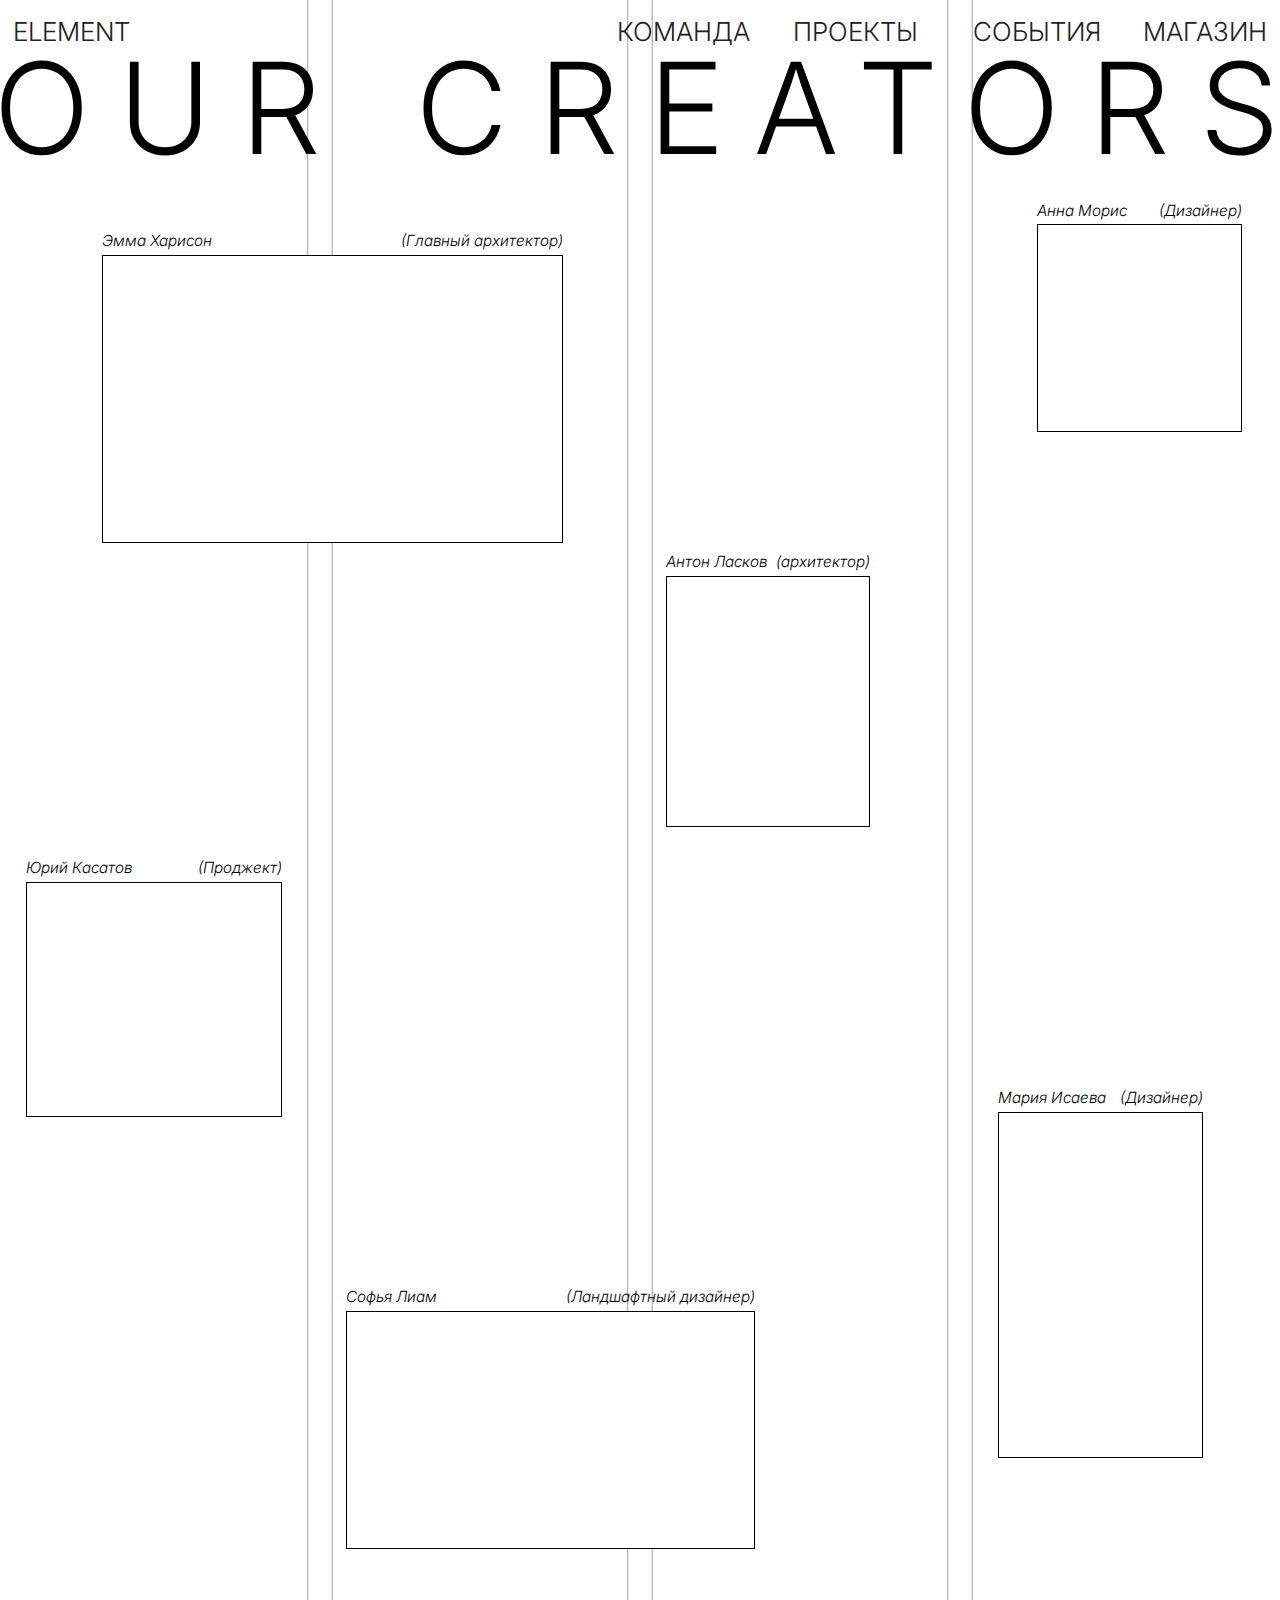
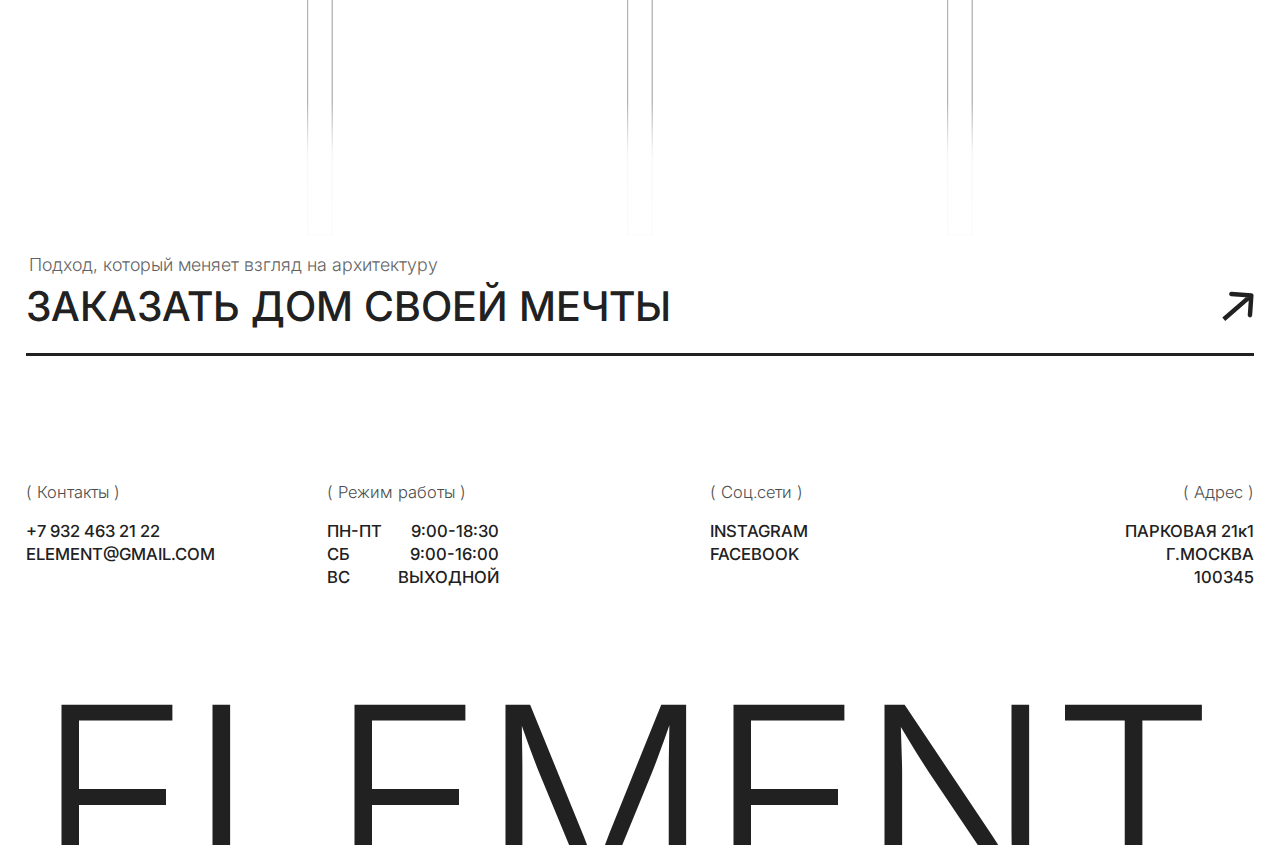
<file: creators.html>
<!DOCTYPE html>
<html lang="en">
<head>
	<meta charset="UTF-8">
	<meta name="viewport" content="width=device-width, initial-scale=1.0, maximum-scale=1.0, user-scalable=no" />
	<link rel="stylesheet" href="stylesheets/style.css" />
	<link type="image/x-icon" href="#" rel="icon">
	<title>ELEMENT – Команда</title>
	<script src="javascripts/main.js"></script>
	<script src="javascripts/creators.js"></script>
</head>
<body>
<div class="white_theme">
	<div class="background-lines">
		<div class="lines">
			<img src="images/bg_line.svg" class="divider-line pc">
		</div>
		<div class="lines">
			<img src="images/bg_line.svg" class="divider-line pc">
		</div>
		<div class="lines">
			<img src="images/bg_line.svg" class="divider-line pc">
		</div>
		<div class="lines">
			<img src="images/bg_line_mobile.svg" class="divider-line mb">
		</div>
		<div class="lines">
			<img src="images/bg_line_mobile.svg" class="divider-line mb">
		</div>
	</div>
	<div class="header-light">
		<div class="header-left">
			<a href="index.html">ELEMENT</a>
		</div>
		<div class="header-right">
			<a href="creators.html">КОМАНДА</a>
			<a href="projects.html">ПРОЕКТЫ</a>
			<a href="events.html">СОБЫТИЯ</a>
			<a href="shop.html">МАГАЗИН</a>
		</div>
		<div class="burger-menu">
			<img src="images/burger-menu-dark.svg" class="burger-icon">
			<div class="mobile-menu">
			<div class="main-menu">
			<a href="index.html"></a>
			<img src="images/burger-menu-dark.svg" class="burger-icon">
			</div>
			<div class="main-menu-cols">
			<a href="index.html">ГЛАВНАЯ</a>
			<img src="images/arrow.svg" class="arrow-menu">
			</div>
			<hr class="mobile_hr"> 
			<a href="creators.html">КОМАНДА</a>
			<hr class="mobile_hr">
			<a href="projects.html">ПРОЕКТЫ</a>
			<hr class="mobile_hr">
			<a href="events.html">СОБЫТИЯ</a>
			<hr class="mobile_hr">
			<a href="shop.html">МАГАЗИН</a>
			</div>
		</div>
	</div>
	<div class="page_title">
		<h2 class="creators_title" data-text="OUR CREATORS">OUR CREATORS</h2>
	</div>
<div class="creators-container">
    <div class="photo-wrapper">
        <div class="photo-title">Эмма Харисон <span>(Главный архитектор)</span></div>
        <div class="block photo_1"><img src="images/photo_1.png"></div>
    </div>
    <div class="photo-wrapper">
        <div class="photo-title">Антон Ласков <span>(архитектор)</span></div>
        <div class="block photo_2"><img src="images/photo_3.png"></div>
    </div>
	    <div class="photo-wrapper">
        <div class="photo-title">Анна Морис <span>(Дизайнер)</span></div>
        <div class="block photo_3"><img src="images/photo_2.png"></div>
    </div>
    <div class="photo-wrapper">
        <div class="photo-title">Юрий Касатов <span>(Проджект)</span></div>
        <div class="block photo_4"><img src="images/photo_4.png"></div>
    </div>
    <div class="photo-wrapper">
        <div class="photo-title">Софья Лиам <span style="white-space: nowrap;">(Ландшафтный дизайнер)</span></div>
        <div class="block photo_5"><img src="images/photo_5.png"></div>
    </div>
    <div class="photo-wrapper">
        <div class="photo-title">Мария Исаева <span>(Дизайнер)</span></div>
        <div class="block photo_6"><img src="images/photo_6.png"></div>
    </div>
</div>
<footer class="footer_light">
	<div class="footer-form">
		<div class="footer-form-text">
			<p>Подход, который меняет взгляд на архитектуру</p>
			<h3>ЗАКАЗАТЬ ДОМ СВОЕЙ МЕЧТЫ</h3>
		</div>
		<div class="footer-form-image">
    		<img src="images/arrow.svg" alt="Заказать" id="popupTrigger">
  		</div>
				<div class="popup-overlay" id="popupOverlay">
        	<div class="popup-content">
				<h2 class="popup-title"><span class="pc"> / </span> ЗАКАЗАТЬ ДОМ СВОЕЙ МЕЧТЫ</h2>
				<div class="contact-info">
					<p>КОНТАКТНАЯ ИНФОРМАЦИЯ</p>
				</div>
				<div id="orderForm" class="order-form">
					<input class="input-field" placeholder="Имя*">
					<input class="input-field" placeholder="Фамилия*">
				</div>
				<div id="orderForm" class="order-form">
					<input class="input-field" placeholder="Телефон*">
					<input class="input-field" placeholder="Email*">
				</div>
				<div class="contact-info">
					<p>ДЕТАЛИ ПРОЕКТА</p>
				</div>
				<div id="orderForm" class="order-form">
					<input class="input-field" placeholder="Город">
					<input class="input-field" placeholder="Назначение объекта">
				</div>
				<div id="orderForm" class="order-form">
					<input class="input-field" placeholder="Бюджет">
					<input class="input-field" placeholder="Сроки реализации">
				</div>
				<a class="submit-btn">ОТПРАВИТЬ</a>
        	</div>
    	</div>
	</div>
	<hr class="custom-hr_light">
	<div class="footer_columns">
		<div class="contacts">
			<h4>( Контакты )</h4>
			<p>+7 932 463 21 22 <br> ELEMENT@GMAIL.COM</p>
		</div>
		<div class="mode">
			<h4>( Режим работы )</h4>
			<div class="time-row">
				<p>ПН-ПТ</p>
        		<p>9:00-18:30</p>
			</div>
			<div class="time-row">
				<p>СБ</p>
        		<p>9:00-16:00</p>
			</div>
			<div class="time-row">
				<p>ВС</p>
        		<p>ВЫХОДНОЙ</p>
			</div>
		</div>
		<div class="socials">
			<h4>( Соц.сети )</h4>
			<p>INSTAGRAM <br> FACEBOOK</p>
		</div>
		<div class="address">
			<h4>( Адрес )</h4>
			<p>ПАРКОВАЯ 21к1 <br> Г.МОСКВА <br> 100345</p>
		</div>
	</div>
	<div class="footer-container">
		<div class="footer-word">
			<p>ELEMENT</p>
		</div>
	</div>
</footer>
</div>
</body>
</html>
</file>
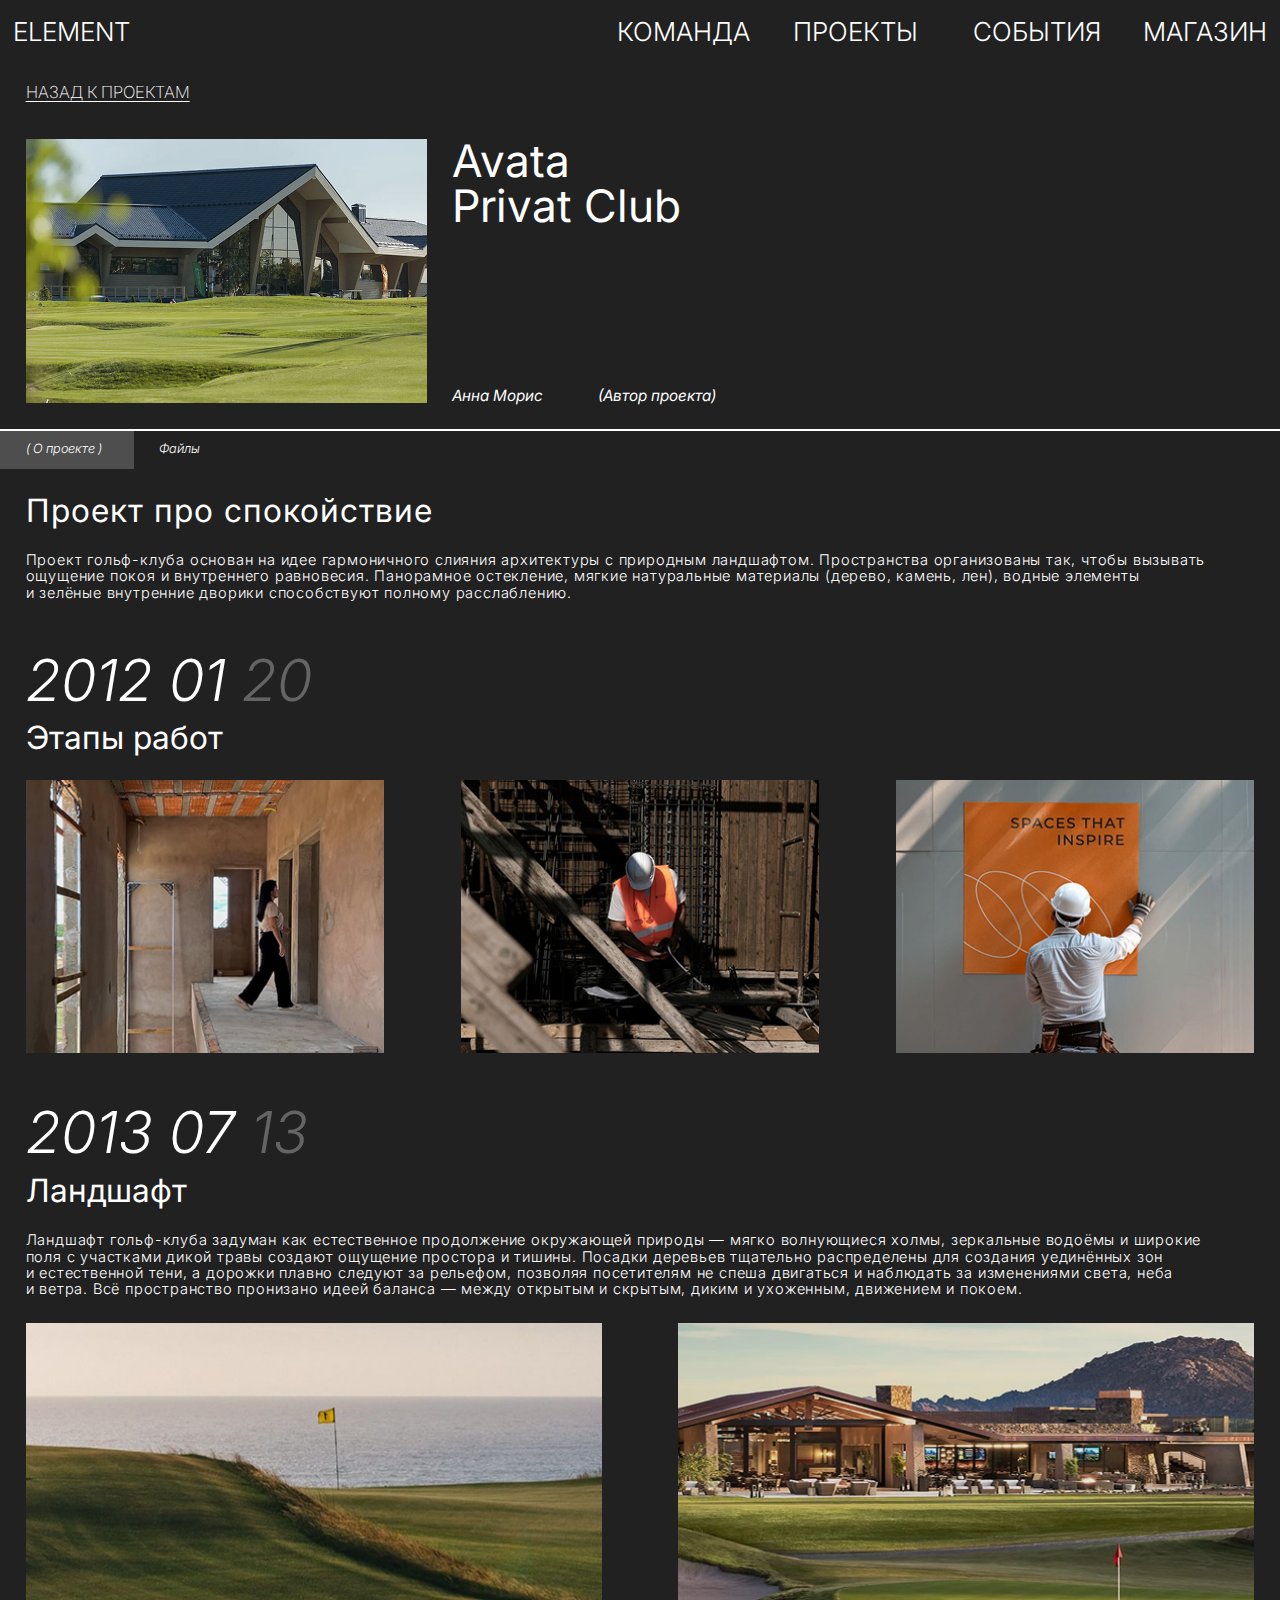
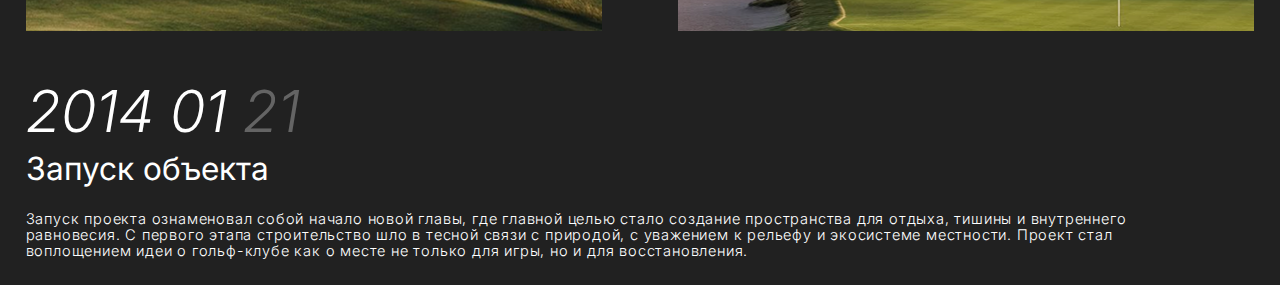
<file: project_avata.html>
<!DOCTYPE html>
<html lang="en">
<head>
	<meta charset="UTF-8">
	<meta name="viewport" content="width=device-width, initial-scale=1.0, maximum-scale=1.0, user-scalable=no" />
	<link rel="stylesheet" href="stylesheets/style.css" />
	<link type="image/x-icon" href="#" rel="icon">
	<title>ELEMENT – Avata Privat Club</title>
	<script src="javascripts/project_avata.js"></script>
    <script src="javascripts/main.js"></script>
</head>
<body>
	<div class="header-dark">
		<div class="header-left">
			<a href="index.html">ELEMENT</a>
		</div>
			<div class="header-right">
				<a href="creators.html">КОМАНДА</a>
				<a href="projects.html">ПРОЕКТЫ</a>
				<a href="events.html">СОБЫТИЯ</a>
				<a href="shop.html">МАГАЗИН</a>
			</div>
			<div class="burger-menu">
				<img src="images/burger-menu.svg" class="burger-icon">
				<div class="mobile-menu" style="background-color: #212121;">
				<div class="main-menu">
				<a href="index.html"></a>
				<img src="images/burger-menu.svg" class="burger-icon">
				</div>
				<div class="main-menu-cols">
				<a href="index.html">ГЛАВНАЯ</a>
				<img src="images/arrow_white.svg" class="arrow-menu">
				</div>
				<hr class="mobile_hr-dark"> 
				<a href="creators.html">КОМАНДА</a>
				<hr class="mobile_hr-dark">
				<a href="projects.html">ПРОЕКТЫ</a>
				<hr class="mobile_hr-dark">
				<a href="events.html">СОБЫТИЯ</a>
				<hr class="mobile_hr-dark">
				<a href="shop.html">МАГАЗИН</a>
				</div>
			</div>
		</div>
	<div class="back_button">
		<a href="projects.html" class="pc">НАЗАД К ПРОЕКТАМ</a>
		<a href="projects.html" class="mb"><img src="images/back.svg"></a>
	</div>
	<div class="avata_project">
		<img src="images/avatahouse.png" class="pc">
		<img src="images/avatahousemb.png" class="mb">
		<div class="description">
			<h2>Avata <br>
			Privat <br class="mb"> Club </h2>
			<p><span class="author">Анна Морис <br class="mb"> </span> (Автор проекта)</p>
		</div>
	</div>
	<hr class="white-hr">
	<div class="current-project">
		<p class="selected">( О проекте )</p>
		<p>Файлы</p>
	</div>
	<div class="about_project">
		<h3 class="title_1">Проект про спокойствие</h3>
		<p>Проект гольф-клуба основан на идее гармоничного слияния архитектуры с природным ландшафтом. Пространства организованы так, чтобы вызывать <br class="pc"> ощущение покоя и внутреннего равновесия. Панорамное остекление, мягкие натуральные материалы (дерево, камень, лен), водные элементы <br class="pc"> 
		и зелёные внутренние дворики способствуют полному расслаблению.<span class="mb" style="padding-top: 5vw;">Здания как бы «растворяются» в окружающем пейзаже, создавая ощущение <br class="pc"> уединённости и свободы. Маршруты внутри клуба — это не просто переходы, а медитативные переходы от одного состояния к другому. Визуальные оси <br class="pc"> открываются на озёра, холмы и закаты — всё направлено на то, чтобы человек чувствовал себя частью природы и находил внутреннее спокойствие.</span> </p>
		<div class="date">2012 01 <span class="gray_day">20</span></div>
		<div class="stage">Этапы работ</div>
		<div class="gallery-1">
			<img src="images/stage_1.png">
			<img src="images/stage_2.png">
			<img src="images/stage_3.png">
		</div>
	</div>
	<div class="gallery-carousel" id="carousel1">
		<img src="images/arrow_left.svg" class="carousel-arrow prev">
			<div class="carousel-container">
				<div class="carousel-slide">
				<img src="images/stage_1.png" class="active">
				<img src="images/stage_2.png">
				<img src="images/stage_3.png">
				</div>
			</div>
		<img src="images/arrow_right.svg" class="carousel-arrow next">
	</div>
	<div class="carousel-counter mb">1/3</div>
	<div class="about_project">
		<div class="date">2013 07 <span class="gray_day">13</span></div>
		<div class="stage">Ландшафт</div>
		<p>Ландшафт гольф-клуба задуман как естественное продолжение окружающей природы — мягко волнующиеся холмы, зеркальные водоёмы и широкие <br class="pc"> поля с участками дикой травы создают ощущение простора и тишины. Посадки деревьев тщательно распределены для создания уединённых зон <br class="pc"> и естественной тени, а дорожки плавно следуют за рельефом, позволяя посетителям не спеша двигаться и наблюдать за изменениями света, неба <br class="pc">и ветра. Всё пространство пронизано идеей баланса — между открытым и скрытым, диким и ухоженным, движением и покоем.</p>
		<div class="gallery-2">
			<img src="images/landscape_1.png">
			<img src="images/landscape_2.png">
		</div>
	</div>
	<div class="gallery-carousel" id="carousel2">
		<img src="images/arrow_left.svg" class="carousel-arrow prev">
			<div class="carousel-container">
				<div class="carousel-slide">
				<img src="images/carousel1.png" class="active">
				<img src="images/carousel2.png">
				</div>
			</div>
		<img src="images/arrow_right.svg" class="carousel-arrow next">
	</div>
	<div class="carousel-counter mb">1/4</div>
	<div class="about_project">
		<div class="date">2014 01 <span class="gray_day">21</span></div>
		<div class="stage">Запуск объекта</div>
		<p>Запуск проекта ознаменовал собой начало новой главы, где главной целью стало создание пространства для отдыха, тишины и внутреннего <br class="pc"> равновесия. С первого этапа строительство шло в тесной связи с природой, с уважением к рельефу и экосистеме местности. Проект стал <br class="pc"> воплощением идеи о гольф-клубе как о месте не только для игры, но и для восстановления.</p>
	</div>
</body>
</html>
</file>
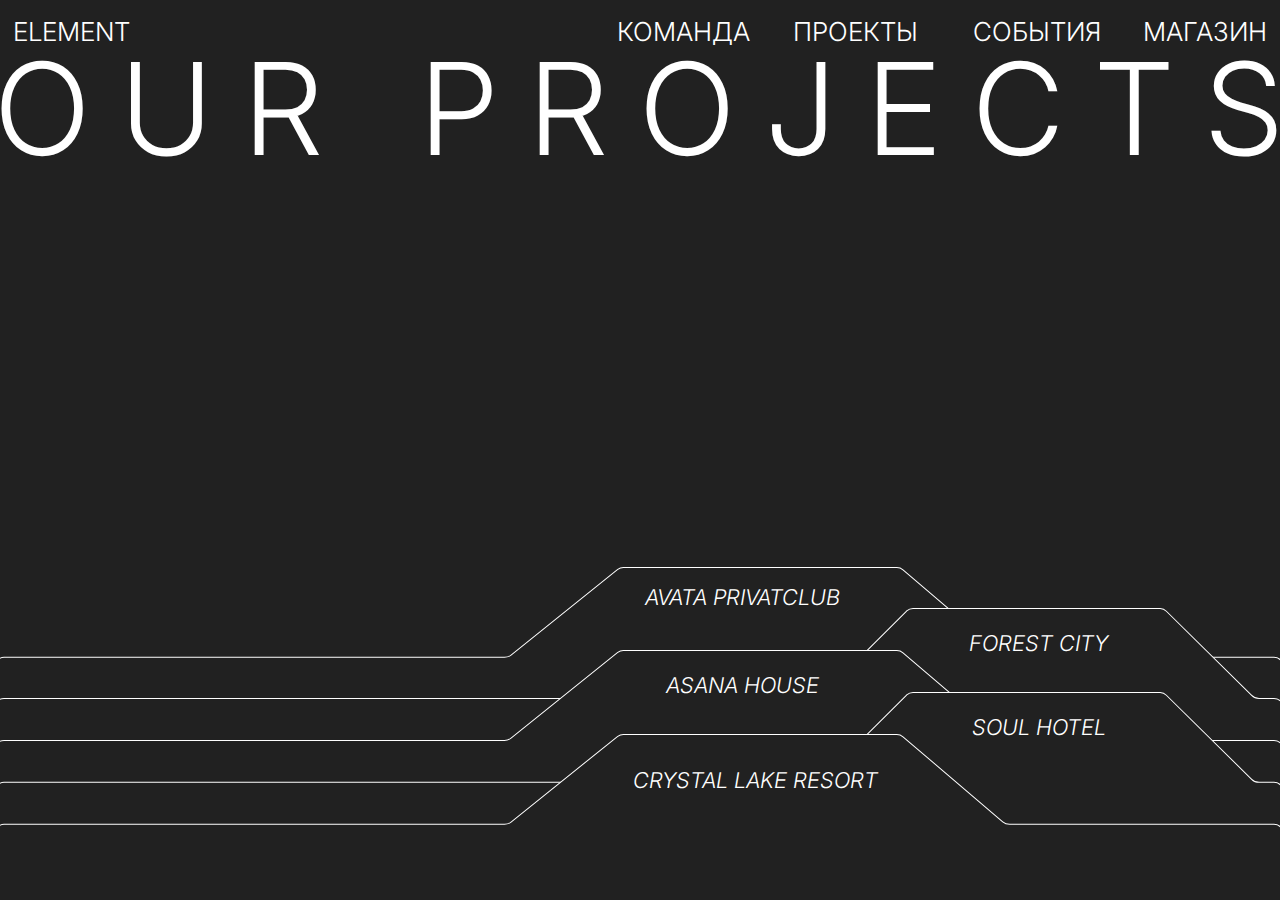
<file: projects.html>
<!DOCTYPE html>
<html lang="en">
<head>
	<meta charset="UTF-8">
	<meta name="viewport" content="width=device-width, initial-scale=1.0, maximum-scale=1.0, user-scalable=no" />
	<link rel="stylesheet" href="stylesheets/style.css" />
	<link type="image/x-icon" href="#" rel="icon">
	<title>ELEMENT – Проекты</title>
	<script src="javascripts/projects.js"></script>
	<script src="javascripts/main.js"></script>
</head>
<body>
	<div class="header-dark">
		<div class="header-left">
			<a href="index.html">ELEMENT</a>
		</div>
		<div class="header-right">
			<a href="creators.html">КОМАНДА</a>
			<a href="projects.html">ПРОЕКТЫ</a>
			<a href="events.html">СОБЫТИЯ</a>
			<a href="shop.html">МАГАЗИН</a>
		</div>
		<div class="burger-menu">
			<img src="images/burger-menu.svg" class="burger-icon">
			<div class="mobile-menu" style="background-color: #212121;">
			<div class="main-menu">
			<a href="index.html"></a>
			<img src="images/burger-menu.svg" class="burger-icon">
			</div>
			<div class="main-menu-cols">
			<a href="index.html">ГЛАВНАЯ</a>
			<img src="images/arrow_white.svg" class="arrow-menu">
			</div>
			<hr class="mobile_hr-dark"> 
			<a href="creators.html">КОМАНДА</a>
			<hr class="mobile_hr-dark">
			<a href="projects.html">ПРОЕКТЫ</a>
			<hr class="mobile_hr-dark">
			<a href="events.html">СОБЫТИЯ</a>
			<hr class="mobile_hr-dark">
			<a href="shop.html">МАГАЗИН</a>
			</div>
		</div>
	</div>
	<div class="dark_theme">
		<div class="page_title">
			<h2 class="projects_title" data-text="OUR PROJECTS">OUR PROJECTS</h2>
		</div>
		<div class="cases">
			<div class="case">
				<div class="case-1-wrapper">
					<img src="images/case.svg" class="folder pc">
					<img src="images/folder_mobile.svg" class="folder mb">
					<div class="case-1-text">AVATA <span class="pc">PRIVAT</span>CLUB</div>
					<div class="avata-content">
					<img src="images/house.png" class="case-1-image pc"> 
					<img src="images/avatahouse.png" class="avata-preview-img mb">
					<div class="avata-title">ГОЛЬФ КЛУБ И ОТЕЛЬ</div>
					<div class="avata-about">
					Площадь:  340 кв/м <br>
					Основной материал:  гранит <br>
					Автор:  Chloe Morgan </div>
					<a href="project_avata.html" class="details">Подробнее</a>
					</div>
				</div>
				<div class="case-2-wrapper">
					<img src="images/case2.svg" class="folder pc">
					<img src="images/folder_mobile.svg" class="folder mb">
					<div class="case-2-text">FOREST CITY</div>
				</div>
				<div class="case-3-wrapper">
					<img src="images/case.svg" class="folder pc">
					<img src="images/folder_mobile.svg" class="folder mb">
					<div class="case-3-text">ASANA HOUSE</div>
				</div>
				<div class="case-4-wrapper">
					<img src="images/case2.svg" class="folder pc">
					<img src="images/folder_mobile.svg" class="folder mb">
					<div class="case-4-text">SOUL HOTEL</div>
				</div>
				<div class="case-5-wrapper">
					<img src="images/case.svg" class="folder pc">
					<img src="images/folder_mobile.svg" class="folder mb">
					<div class="case-5-text" style="line-height: 1.2;">CRYSTAL LAKE <br class="mb">RESORT</div>
				</div>
			</div>
		</div>
	</div>
</body>
</html>
</file>
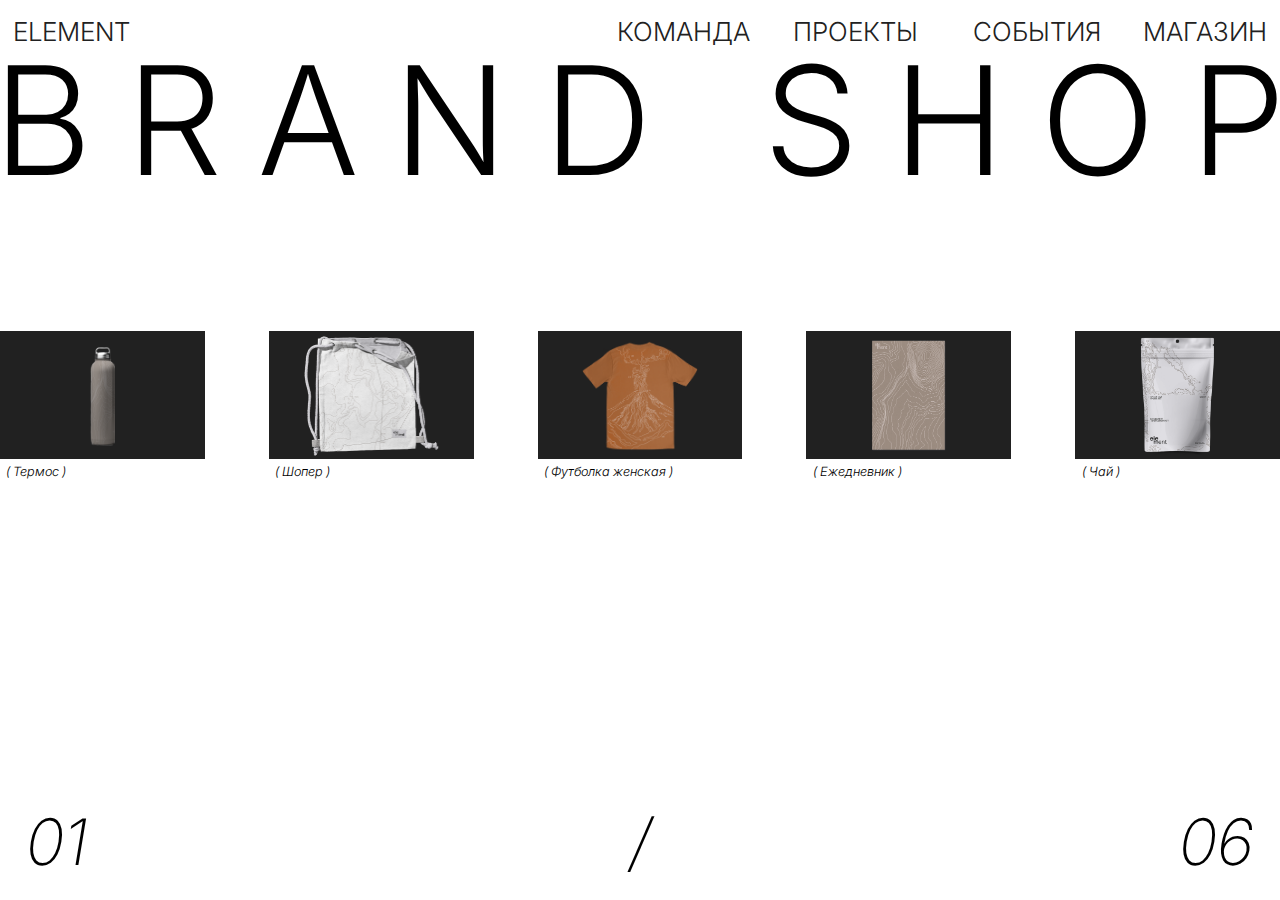
<file: shop.html>
<!DOCTYPE html>
<html lang="en">
<head>
	<meta charset="UTF-8">
	<meta name="viewport" content="width=device-width, initial-scale=1.0, maximum-scale=1.0, user-scalable=no" />
	<link rel="stylesheet" href="stylesheets/style.css" />
	<link type="image/x-icon" href="#" rel="icon">
	<title>ELEMENT – Магазин</title>
	<script src="javascripts/shop.js"></script>
	<script src="javascripts/main.js"></script>
</head>
<body>
<div class="white_theme">
	<div class="header-light">
		<div class="header-left">
			<a href="index.html">ELEMENT</a>
		</div>
		<div class="header-right">
			<a href="creators.html">КОМАНДА</a>
			<a href="projects.html">ПРОЕКТЫ</a>
			<a href="events.html">СОБЫТИЯ</a>
			<a href="shop.html">МАГАЗИН</a>
		</div>
		<div class="burger-menu">
			<img src="images/burger-menu-dark.svg" class="burger-icon">
			<div class="mobile-menu">
			<div class="main-menu">
			<a href="index.html"></a>
			<img src="images/burger-menu-dark.svg" class="burger-icon">
			</div>
			<div class="main-menu-cols">
			<a href="index.html">ГЛАВНАЯ</a>
			<img src="images/arrow.svg" class="arrow-menu">
			</div>
			<hr class="mobile_hr"> 
			<a href="creators.html">КОМАНДА</a>
			<hr class="mobile_hr">
			<a href="projects.html">ПРОЕКТЫ</a>
			<hr class="mobile_hr">
			<a href="events.html">СОБЫТИЯ</a>
			<hr class="mobile_hr">
			<a href="shop.html">МАГАЗИН</a>
			</div>
		</div>
	</div>
	<div class="page_title">
		<h2 class="shop_title" data-text="BRAND SHOP">BRAND SHOP</h2>
	</div>
	<div class="item-carousel-wrapper">
		<div class="item-carousel">
			<div class="item">
				<div class="item-image-1">
					<img src="images/thermos.png" alt="Термос">
				</div>
				<div class="item-name">( Термос )</div>
			</div>
			<div class="item">
				<a href="shoper.html">
					<div class="item-image-2">
						<img src="images/shoper.png" alt="Шопер">
					</div>
					<div class="item-name">( Шопер )</div>
				</a>
			</div>
			<div class="item">
				<div class="item-image-3">
					<img src="images/tshirt.png" alt="Футболка">
				</div>
				<div class="item-name">( Футболка женская )</div>
			</div>
			<div class="item">
				<div class="item-image-4">
					<img src="images/note.png" alt="Ежедневник">
				</div>
				<div class="item-name">( Ежедневник )</div>
			</div>
			<div class="item">
				<div class="item-image-5">
					<img src="images/tea.png" alt="Чай">
				</div>
				<div class="item-name">( Чай )</div>
			</div>
		</div>
		<div class="item-carousel">
			<div class="item">
				<div class="item-image-6">
					<img src="images/brochure.png" alt="Брошюра">
				</div>
				<div class="item-name">( Брошюра )</div>
			</div>
			<div class="item">
				<div class="item-image-7">
					<img src="images/convert.png" alt="Стикеры">
				</div>
				<div class="item-name">( Стикеры )</div>
			</div>
			<div class="item">
				<div class="item-image-8">
					<img src="images/flag.png" alt="Флаг">
				</div>
				<div class="item-name">( Флаг )</div>
			</div>
			<div class="item">
				<div class="item-image-9">
					<img src="images/poster.png" alt="Постер">
				</div>
				<div class="item-name">( Постер )</div>
			</div>
			<div class="item">
				<div class="item-image-10">
					<img src="images/tshirtm.png" alt="Футболка мужская">
				</div>
				<div class="item-name">( Футболка мужская )</div>
			</div>
		</div>
		<div class="item-carousel">
			<div class="item">
				<div class="item-image-1">
					<img src="images/thermos.png" alt="Термос">
				</div>
				<div class="item-name">( Термос )</div>
			</div>
			<div class="item">
				<a href="shoper.html">
					<div class="item-image-2">
						<img src="images/shoper.png" alt="Шопер">
					</div>
					<div class="item-name">( Шопер )</div>
				</a>
			</div>
			<div class="item">
				<div class="item-image-3">
					<img src="images/tshirt.png" alt="Футболка">
				</div>
				<div class="item-name">( Футболка женская )</div>
			</div>
			<div class="item">
				<div class="item-image-4">
					<img src="images/note.png" alt="Ежедневник">
				</div>
				<div class="item-name">( Ежедневник )</div>
			</div>
			<div class="item">
				<div class="item-image-5">
					<img src="images/tea.png" alt="Чай">
				</div>
				<div class="item-name">( Чай )</div>
			</div>
		</div>
		<div class="item-carousel">
			<div class="item">
				<div class="item-image-6">
					<img src="images/brochure.png" alt="Брошюра">
				</div>
				<div class="item-name">( Брошюра )</div>
			</div>
			<div class="item">
				<div class="item-image-7">
					<img src="images/convert.png" alt="Стикеры">
				</div>
				<div class="item-name">( Стикеры )</div>
			</div>
			<div class="item">
				<div class="item-image-8">
					<img src="images/flag.png" alt="Флаг">
				</div>
				<div class="item-name">( Флаг )</div>
			</div>
			<div class="item">
				<div class="item-image-9">
					<img src="images/poster.png" alt="Постер">
				</div>
				<div class="item-name">( Постер )</div>
			</div>
			<div class="item">
				<div class="item-image-10">
					<img src="images/tshirtm.png" alt="Футболка мужская">
				</div>
				<div class="item-name">( Футболка мужская )</div>
			</div>
		</div>
		<div class="item-carousel">
			<div class="item">
				<div class="item-image-1">
					<img src="images/thermos.png" alt="Термос">
				</div>
				<div class="item-name">( Термос )</div>
			</div>
			<div class="item">
				<a href="shoper.html">
					<div class="item-image-2">
						<img src="images/shoper.png" alt="Шопер">
					</div>
					<div class="item-name">( Шопер )</div>
				</a>
			</div>
			<div class="item">
				<div class="item-image-3">
					<img src="images/tshirt.png" alt="Футболка">
				</div>
				<div class="item-name">( Футболка женская )</div>
			</div>
			<div class="item">
				<div class="item-image-4">
					<img src="images/note.png" alt="Ежедневник">
				</div>
				<div class="item-name">( Ежедневник )</div>
			</div>
			<div class="item">
				<div class="item-image-5">
					<img src="images/tea.png" alt="Чай">
				</div>
				<div class="item-name">( Чай )</div>
			</div>
		</div>
		<div class="item-carousel">
			<div class="item">
				<div class="item-image-6">
					<img src="images/brochure.png" alt="Брошюра">
				</div>
				<div class="item-name">( Брошюра )</div>
			</div>
			<div class="item">
				<div class="item-image-7">
					<img src="images/convert.png" alt="Стикеры">
				</div>
				<div class="item-name">( Стикеры )</div>
			</div>
			<div class="item">
				<div class="item-image-8">
					<img src="images/flag.png" alt="Флаг">
				</div>
				<div class="item-name">( Флаг )</div>
			</div>
			<div class="item">
				<div class="item-image-9">
					<img src="images/poster.png" alt="Постер">
				</div>
				<div class="item-name">( Постер )</div>
			</div>
			<div class="item">
				<div class="item-image-10">
					<img src="images/tshirtm.png" alt="Футболка мужская">
				</div>
				<div class="item-name">( Футболка мужская )</div>
			</div>
		</div>
	</div>
	<div class="counter">
		<div class="current-page">01</div>
		<div class="separator">/</div>
		<div class="total-page">06</div>
	</div>
	<div class="gallery-shop-carousel">
		<img src="images/arrow_left.svg" class="carousel-arrow prev">
			<div class="carousel-container">
				<div class="shop-carousel-slide">
					<img src="images/tshirt.png" class="active">
					<a href="shoper.html">
						<img src="images/shoper.png" style="padding-top: 20px;">
					</a>
					<img src="images/thermos.png">
					<img src="images/tea.png">
					<img src="images/note.png">
					<img src="images/brochure.png">
					<img src="images/convert.png">
					<img src="images/flag.png">
					<img src="images/poster.png">
					<img src="images/tshirtm.png">
					<img src="images/tshirt.png">
					<a href="shoper.html">
						<img src="images/shoper.png" style="padding-top: 20px;">
					</a>
					<img src="images/thermos.png">
					<img src="images/tea.png">
					<img src="images/note.png">
					<img src="images/brochure.png">
					<img src="images/convert.png">
					<img src="images/flag.png">
					<img src="images/poster.png">
					<img src="images/tshirtm.png">
					<img src="images/tshirt.png">
					<a href="shoper.html">
						<img src="images/shoper.png" style="padding-top: 20px;">
					</a>
					<img src="images/thermos.png">
					<img src="images/tea.png">
					<img src="images/note.png">
					<img src="images/brochure.png">
					<img src="images/convert.png">
					<img src="images/flag.png">
					<img src="images/poster.png">
					<img src="images/tshirtm.png">
				</div>
			</div>
		<img src="images/arrow_right.svg" class="carousel-arrow next">
	</div>
	<div class="item_name"></div>
	<div class="counter_mobile">
		<div class="current_page">01</div>
		<div class="separator">/</div>
		<div class="total-page">30</div>
	</div>
</div>
</body>
</html>
</file>
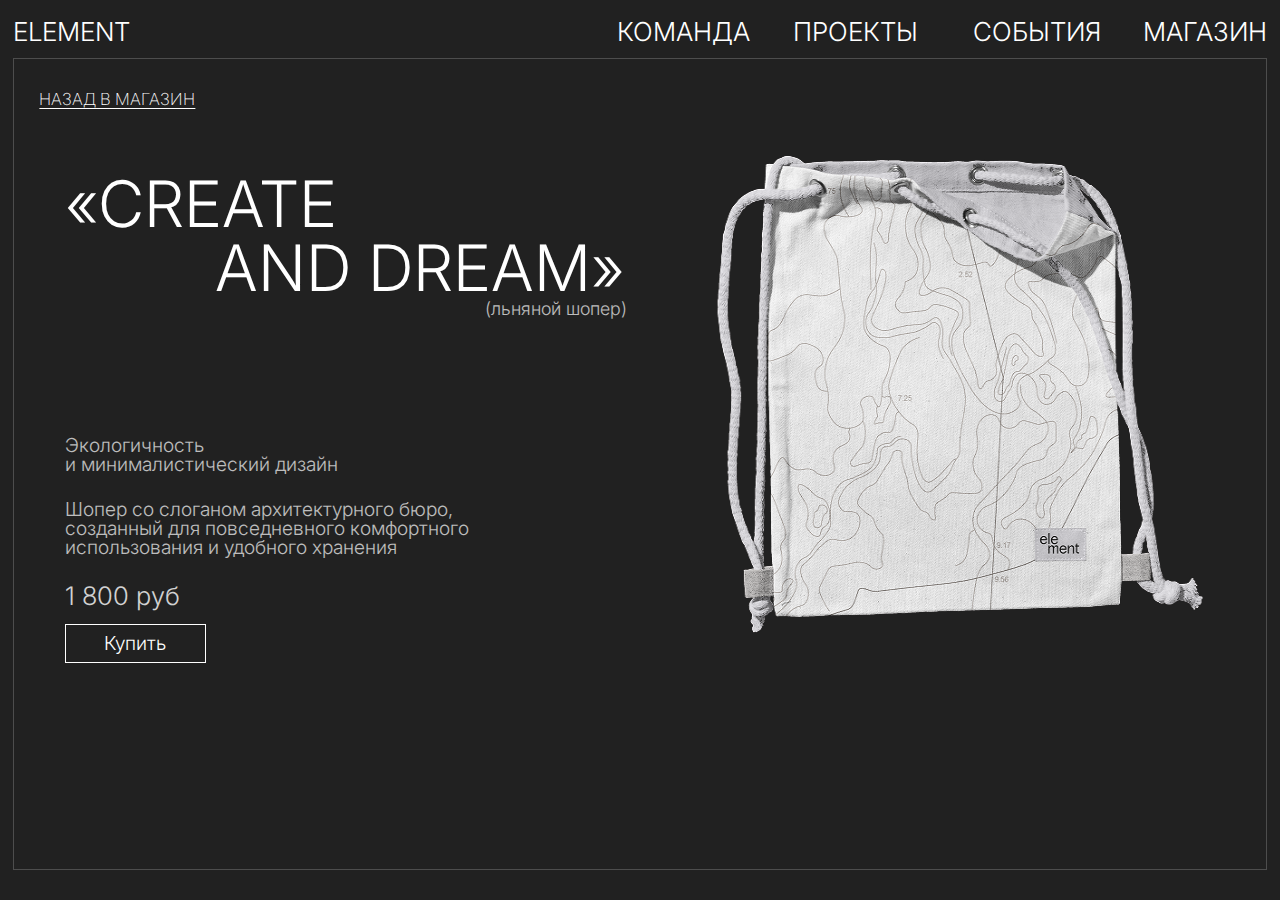
<file: shoper.html>
<!DOCTYPE html>
<html lang="en">
<head>
	<meta charset="UTF-8">
	<meta name="viewport" content="width=device-width, initial-scale=1.0, maximum-scale=1.0, user-scalable=no" />
	<link rel="stylesheet" href="stylesheets/style.css" />
	<link type="image/x-icon" href="#" rel="icon">
	<script src="javascripts/main.js"></script>
	<title>ELEMENT – Шопер</title>
</head>
<body>
	<div class="header-dark">
		<div class="header-left">
			<a href="index.html">ELEMENT</a>
		</div>
		<div class="header-right">
			<a href="creators.html">КОМАНДА</a>
			<a href="projects.html">ПРОЕКТЫ</a>
			<a href="events.html">СОБЫТИЯ</a>
			<a href="shop.html">МАГАЗИН</a>
		</div>
		<div class="burger-menu">
			<img src="images/burger-menu.svg" class="burger-icon">
			<div class="mobile-menu" style="background-color: #212121;">
			<div class="main-menu">
			<a href="index.html"></a>
			<img src="images/burger-menu.svg" class="burger-icon">
			</div>
			<div class="main-menu-cols">
			<a href="index.html">ГЛАВНАЯ</a>
			<img src="images/arrow_white.svg" class="arrow-menu">
			</div>
			<hr class="mobile_hr-dark"> 
			<a href="creators.html">КОМАНДА</a>
			<hr class="mobile_hr-dark">
			<a href="projects.html">ПРОЕКТЫ</a>
			<hr class="mobile_hr-dark">
			<a href="events.html">СОБЫТИЯ</a>
			<hr class="mobile_hr-dark">
			<a href="shop.html">МАГАЗИН</a>
			</div>
		</div>
	</div>
    <div class="shop_container">
        <div class="back_button_2">
		    <a href="shop.html">НАЗАД В МАГАЗИН</a>
	    </div>
        <div class="shoper">
            <div class="shop-col">
			<img src="images/shoper.png" alt="Шопер" class="shoper-img mb">
            <div class="shoper_title">
                «CREATE<br><span style="margin-left: 25%;">AND DREAM»</span>
                <p>(льняной шопер)</p>
            </div>
            <div class="shop_description">
                <p>Экологичность<br>
                и минималистический дизайн</p>
                <p>Шопер со слоганом <br class="mb"> архитектурного бюро,<br>
                созданный для повседневного <br class="mb"> комфортного<br class="pc">
                использования  и удобного хранения</p>
                </span>
            </div>
            <div class="price">
                1 800 руб
            </div>
			<div class="buy-button">
            	<a href="404.html"> Купить </a>
			</div>
        </div>
            <img src="images/shoper.png" alt="Шопер" class="shoper-img pc">
        </div>
    </div>
</body>
</html>
</file>
<file: stylesheets/style.css>
@import 'reset.css';
@import 'fonts.css';
@import 'layout.css';
@import 'adaptive.css';
@import 'animation.css';
</file>
